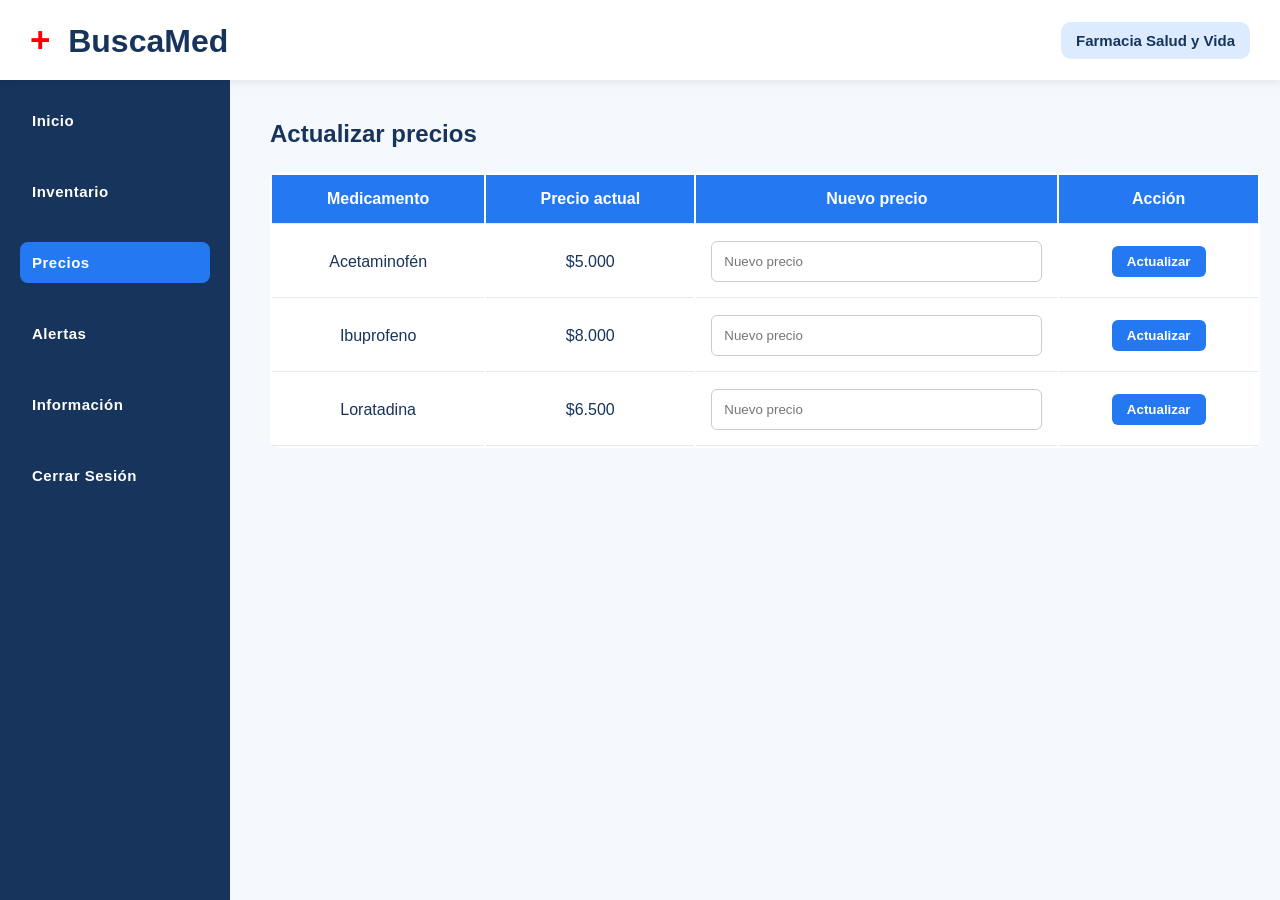
<file: actualizar-precios.html>
<!DOCTYPE html>
<html lang="es">

<head>
    <meta charset="UTF-8">
    <meta name="viewport" content="width=device-width, initial-scale=1.0">
    <link rel="stylesheet" href="actualizar-stock.css">
    <title>Actualizar precios - BuscaMed</title>
</head>

<body>

    <header class="encabezado">
        <h1> <span class="cruz"> + </span> BuscaMed</h1>
        <div class="farmacia">
            <span>Farmacia Salud y Vida</span>
        </div>
    </header>

    <div class="contenedor">
        <nav class="menu">
            <ul>
                <li><a href="farmacia.html">Inicio</a></li>
                <li><a href="actualizar-stock.html">Inventario</a></li>
                <li><a href="actualizar-precios.html" class="activo">Precios</a>
                </li>
                <li><a href="alertas.html">Alertas</a>
                </li>
                <li><a href="informacion-farmacia.html">Información</a></li>
                <li><a href="index.html">Cerrar sesión</a></li>
            </ul>
        </nav>

        <main>
            <h2>Actualizar precios</h2>

            <table>
                <tr>
                    <th>Medicamento</th>
                    <th>Precio actual</th>
                    <th>Nuevo precio</th>
                    <th>Acción</th>
                </tr>

                <tr>
                    <td>Acetaminofén</td>
                    <td>$5.000</td>
                    <td><input type="number" min="1" placeholder="Nuevo precio"></td>
                    <td><button type="button" class="accion">Actualizar</button></td>
                </tr>

                <tr>
                    <td>Ibuprofeno</td>
                    <td>$8.000</td>
                    <td><input type="number" min="1" placeholder="Nuevo precio"></td>
                    <td><button type="button" class="accion">Actualizar</button></td>
                </tr>

                <tr>
                    <td>Loratadina</td>
                    <td>$6.500</td>
                    <td><input type="number" min="1" placeholder="Nuevo precio"></td>
                    <td><button type="button" class="accion">Actualizar</button></td>
                </tr>
            </table>
        </main>

    </div>

</body>

</html>
</file>
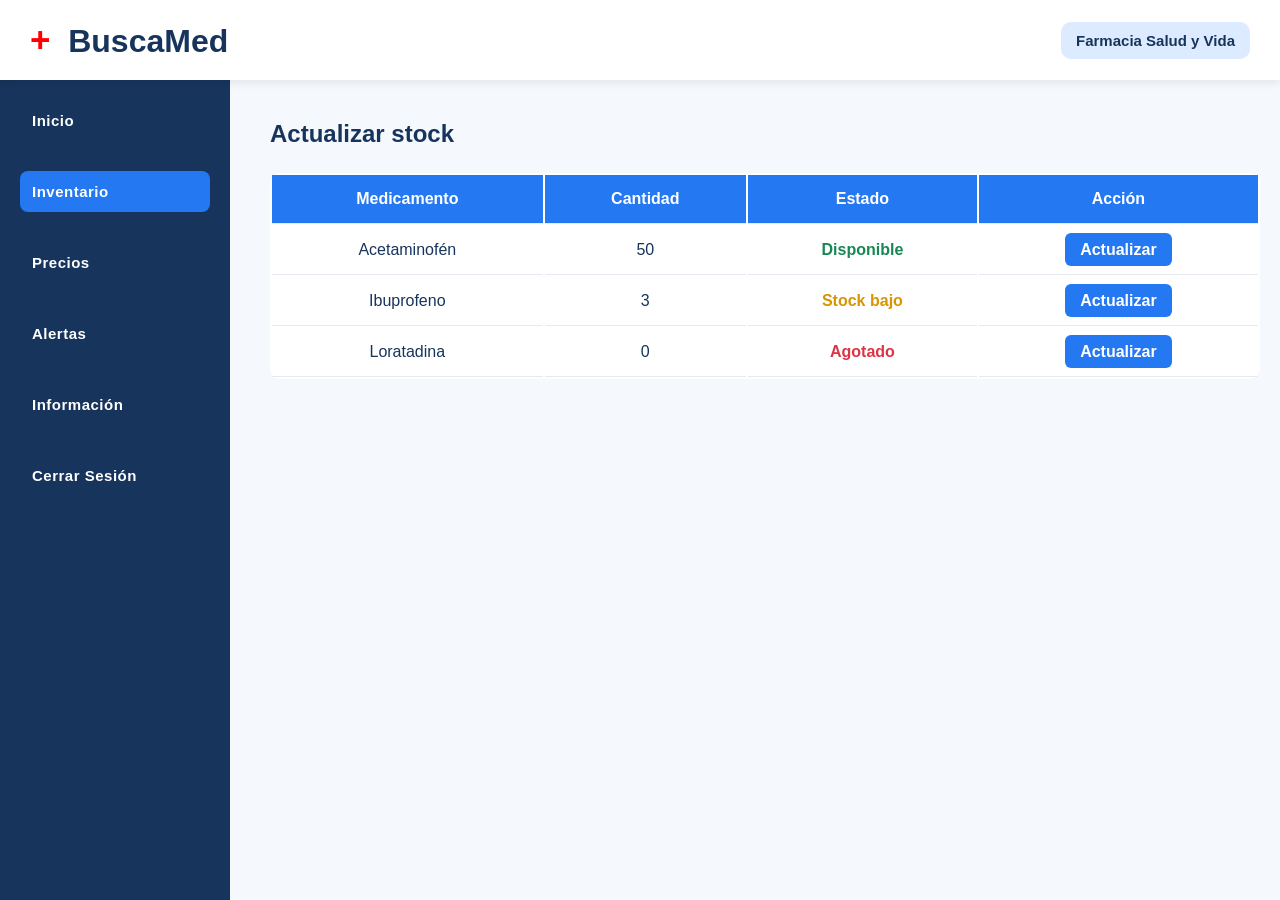
<file: actualizar-stock.html>
<!DOCTYPE html>
<html lang="es">

<head>
    <meta charset="UTF-8">
    <meta name="viewport" content="width=device-width, initial-scale=1.0">
    <link rel="stylesheet" href="actualizar-stock.css">
    <title>Actualizar stock - BuscaMed</title>
</head>

<body>

    <header class="encabezado">
        <h1> <span class="cruz"> + </span> BuscaMed</h1>
        <div class="farmacia">
            <span>Farmacia Salud y Vida</span>
        </div>
    </header>

    <div class="contenedor">
        <nav class="menu">
            <ul>
                <li><a href="farmacia.html">Inicio</a></li>
                <li><a href="actualizar-stock.html" class="activo">Inventario</a></li>
                <li><a href="actualizar-precios.html">Precios</a></li>
                <li><a href="alertas.html">Alertas</a></li>
                <li><a href="informacion-farmacia.html">Información</a></li>
                <li><a href="index.html">Cerrar sesión</a></li>
            </ul>
        </nav>

        <main>
            <h2>Actualizar stock</h2>
            <table>
                <tr>
                    <th>Medicamento</th>
                    <th>Cantidad</th>
                    <th>Estado</th>
                    <th>Acción</th>
                </tr>
                <tr>
                    <td>Acetaminofén</td>
                    <td>50</td>
                    <td class="disponible">Disponible</td>
                    <td><a href="agregar-medicamento.html" class="accion">Actualizar</a>
                    </td>
                </tr>
                <tr>
                    <td>Ibuprofeno</td>
                    <td>3</td>
                    <td class="stock-bajo">Stock bajo</td>
                    <td><a href="agregar-medicamento.html" class="accion">Actualizar</a>
                    </td>
                </tr>
                <tr>
                    <td>Loratadina</td>
                    <td>0</td>
                    <td class="agotado">Agotado</td>
                    <td><a href="agregar-medicamento.html" class="accion">Actualizar</a>
                    </td>
                </tr>
            </table>
        </main>
    </div>
</body>

</html>
</file>
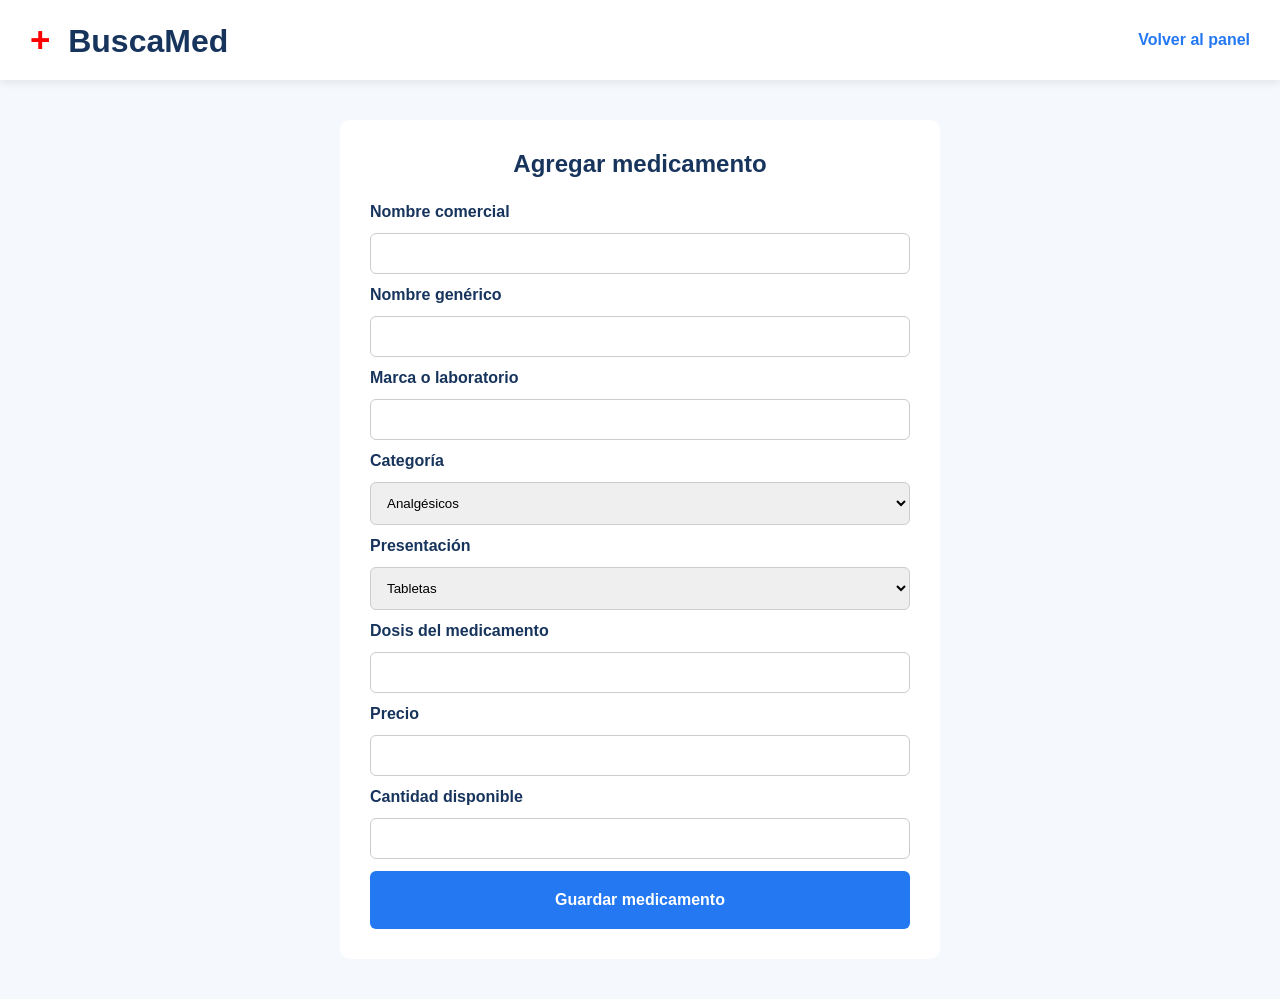
<file: agregar-medicamento.html>
<!DOCTYPE html>
<html lang="es">
<head>
    <meta charset="UTF-8">
    <meta name="viewport" content="width=device-width, initial-scale=1.0">
    <link rel="stylesheet" href="agregar-medicamento.css">
    <title>Agregar medicamento - BuscaMed</title>
</head>
<body>
    
    <header>
        <h1> <span class="cruz"> + </span> BuscaMed</h1>
        <a href="farmacia.html">Volver al panel</a>
    </header>

    <main>
        <h2>Agregar medicamento</h2>
        <form action="">
            <label for="nombre">Nombre comercial</label>
            <input type="text" id="nombre" required>

            <label for="nombre-generico">Nombre genérico</label>
            <input type="text" id="nombre-generico" required>

            
            <label for="laboratorio">Marca o laboratorio</label>
            <input type="text" id="laboratorio" required>

            <label for="categoria">Categoría</label>
            <select name="categoria" id="categoria" required>
                <option value="analgesico">Analgésicos</option>
                <option value="antibioticos">Antibióticos</option>
                <option value="antiinflamatorios">Antiinflamatorios</option>
                <option value="antialérgicos">Antialérgicos</option>
                <option value="otros">Otros</option>
            </select>

            <label for="presentacion">Presentación</label>
            <select name="presentacion" id="presentacion" required>
                <option value="tabletas">Tabletas</option>
                <option value="capsulas">Cápsulas</option>
                <option value="jarabe">Jarabe</option>
                <option value="gotas">Gotas</option>
                <option value="crema">Crema</option>
                <option value="ampollas">Ampollas</option>
            </select>

            <label for="dosis">Dosis del medicamento</label>
            <input type="text" id="dosis" required>

            <label for="precio">Precio</label>
            <input type="number" id="precio" min="1" required>

            <label for="cantidad">Cantidad disponible</label>
            <input type="number" id="cantidad" min="0" required>

            <button type="submit">Guardar medicamento</button>
        </form>

    </main>

</body>
</html>
</file>
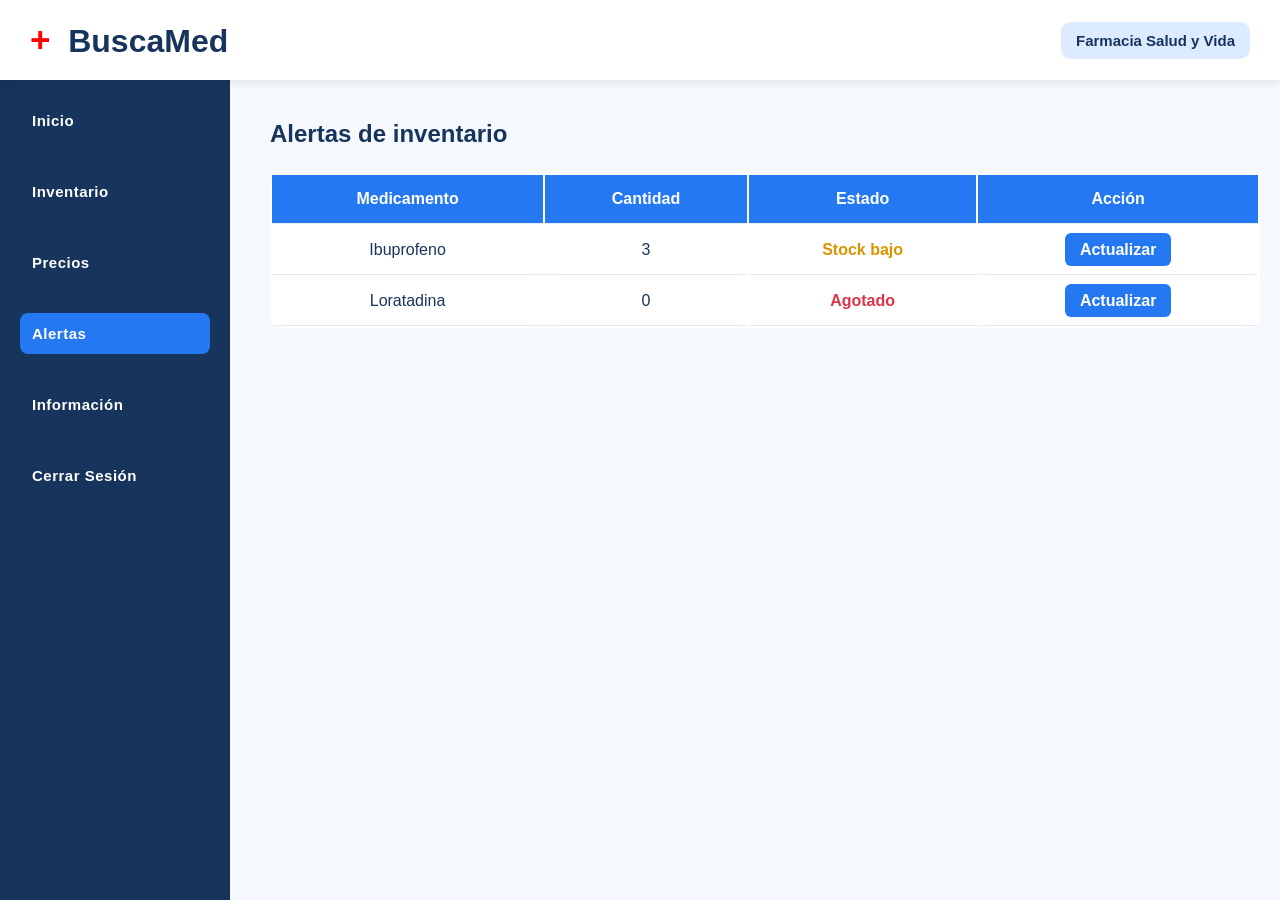
<file: alertas.html>
<!DOCTYPE html>
<html lang="es">

<head>
    <meta charset="UTF-8">
    <meta name="viewport" content="width=device-width, initial-scale=1.0">
    <link rel="stylesheet" href="actualizar-stock.css">
    <title>Alertas - BuscaMed</title>
</head>

<body>

    <header class="encabezado">
        <h1> <span class="cruz"> + </span> BuscaMed</h1>
        <div class="farmacia">
            <span>Farmacia Salud y Vida</span>
        </div>
    </header>

    <div class="contenedor">
        <nav class="menu">
            <ul>
                <li><a href="farmacia.html">Inicio</a></li>
                <li><a href="actualizar-stock.html">Inventario</a></li>
                <li><a href="actualizar-precios.html">Precios</a></li>
                <li><a href="alertas.html" class="activo">Alertas</a></li>
                <li><a href="informacion-farmacia.html">Información</a></li>
                <li><a href="index.html">Cerrar sesión</a></li>
            </ul>
        </nav>

        <main>
            <h2>Alertas de inventario</h2>

            <table>
                <tr>
                    <th>Medicamento</th>
                    <th>Cantidad</th>
                    <th>Estado</th>
                    <th>Acción</th>
                </tr>

                <tr>
                    <td>Ibuprofeno</td>
                    <td>3</td>
                    <td class="stock-bajo">Stock bajo</td>
                    <td><a href="agregar-medicamento.html" class="accion">Actualizar</a></td>
                </tr>

                <tr>
                    <td>Loratadina</td>
                    <td>0</td>
                    <td class="agotado">Agotado</td>
                    <td><a href="agregar-medicamento.html" class="accion">Actualizar</a></td>
                </tr>
            </table>
        </main>

    </div>

</body>

</html>
</file>
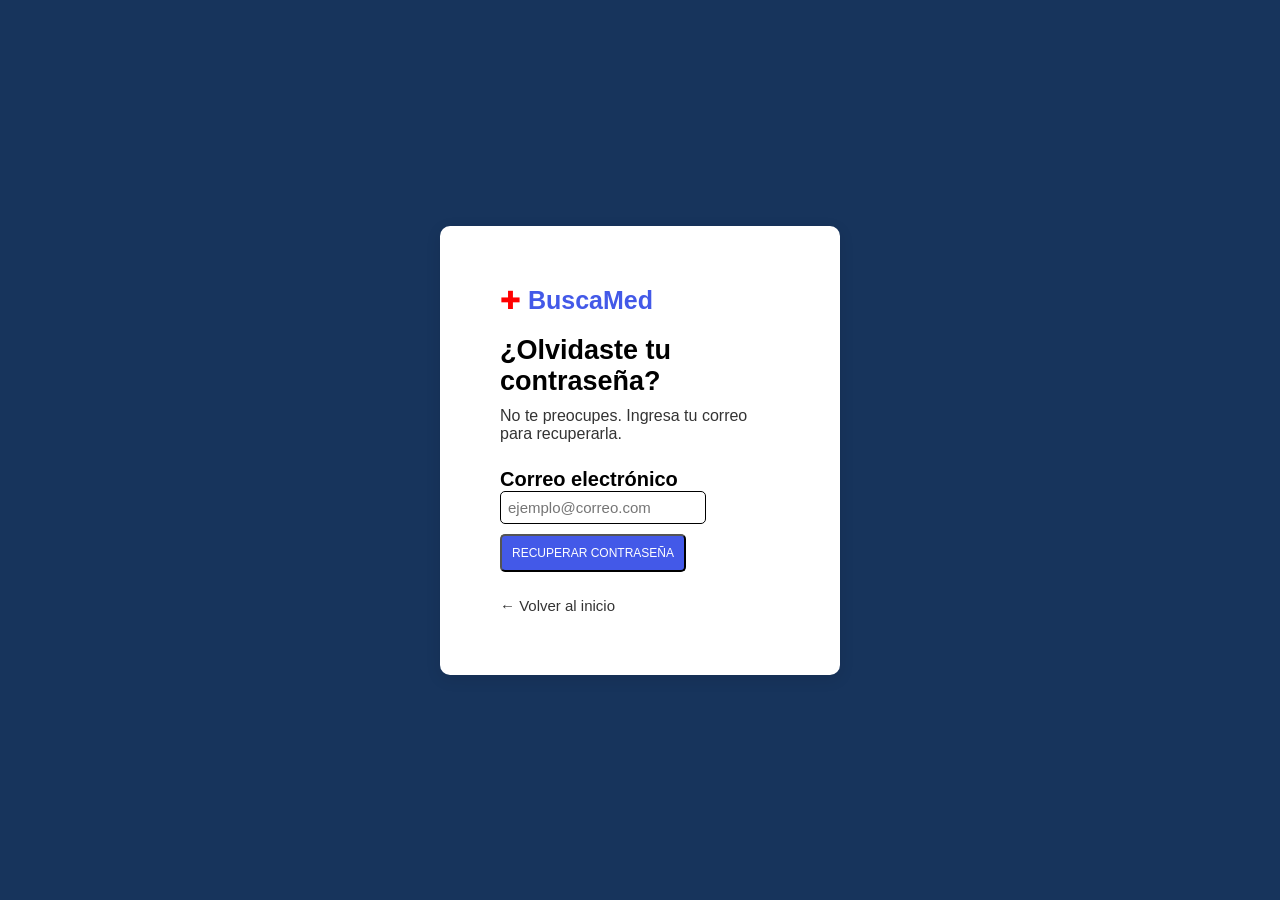
<file: contrasena.html>
<!DOCTYPE html>
<html lang="en">
<head>
    <meta charset="UTF-8">
    <meta name="viewport" content="width=device-width, initial-scale=1.0">
    <link rel="stylesheet" href="contrasena.css">
    <title>recuperacion de contraseña</title>
</head>
<body>
    <main class="contenedor">
        <span class="logo"> ✚ </span> <span class="nombre-sitio"> BuscaMed </span>  
        <section>
            <h1>¿Olvidaste tu contraseña?</h1>
            <P>
                No te preocupes. Ingresa tu correo para recuperarla.
            </P>
            <form action="" onsubmit="alert('Para continuar revisa tu correo electrónico'); this.reset(); return false;" 
                method="post">
                <label for="c-electronico" class="correo">Correo electrónico</label>
                <input type="email" id="c-electronico" placeholder="ejemplo@correo.com" required>
                <button class="enviar" type="submit"> RECUPERAR CONTRASEÑA </button>
            </form>
            
            <a href="index.html" class="Volver"> ← Volver al inicio </a> <!-- Enlace para volver a la página de inicio -->
            
        </section>
    </main>
</body>
</html>
</file>
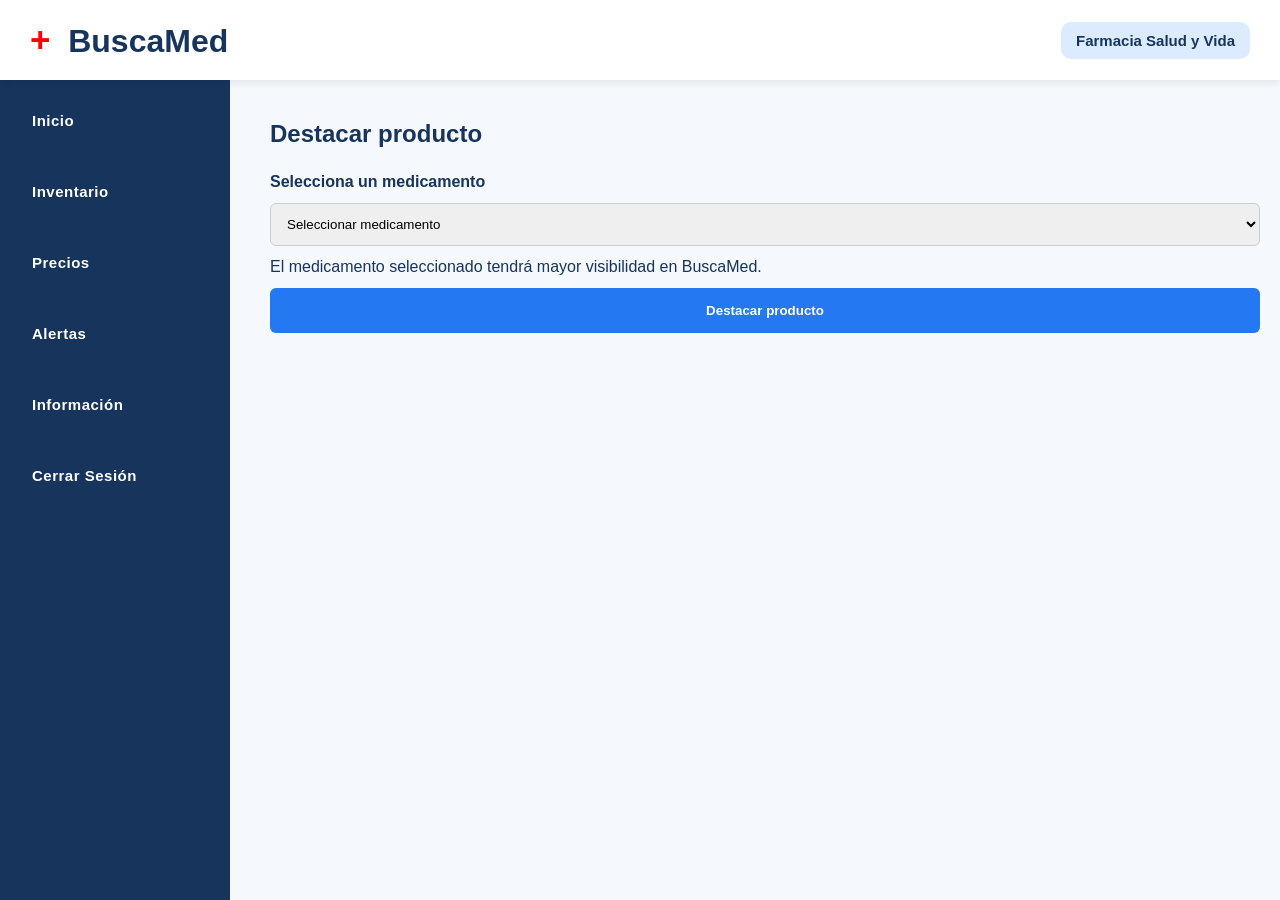
<file: destacar-producto.html>
<!DOCTYPE html>
<html lang="es">

<head>
    <meta charset="UTF-8">
    <meta name="viewport" content="width=device-width, initial-scale=1.0">
    <link rel="stylesheet" href="actualizar-stock.css">
    <title>Destacar producto - BuscaMed</title>
</head>

<body>

    <header class="encabezado">
        <h1> <span class="cruz"> + </span> BuscaMed</h1>
        <div class="farmacia">
            <span>Farmacia Salud y Vida</span>
        </div>
    </header>

    <div class="contenedor">
        <nav class="menu">
            <ul>
                <li><a href="farmacia.html">Inicio</a></li>
                <li><a href="actualizar-stock.html">Inventario</a></li>
                <li><a href="actualizar-precios.html">Precios</a></li>
                <li><a href="alertas.html">Alertas</a></li>
                <li><a href="informacion-farmacia.html">Información</a></li>
                <li><a href="index.html">Cerrar sesión</a></li>
            </ul>
        </nav>

        <main>
            <h2>Destacar producto</h2>

            <form>
                <label for="medicamento">Selecciona un medicamento</label>

                <select id="medicamento">
                    <option value="">Seleccionar medicamento</option>
                    <option value="acetaminofen">Acetaminofén</option>
                    <option value="ibuprofeno">Ibuprofeno</option>
                    <option value="loratadina">Loratadina</option>
                </select>

                <p>El medicamento seleccionado tendrá mayor visibilidad en BuscaMed.</p>

                <button type="submit">Destacar producto</button>
            </form>
        </main>

    </div>

</body>

</html>
</file>
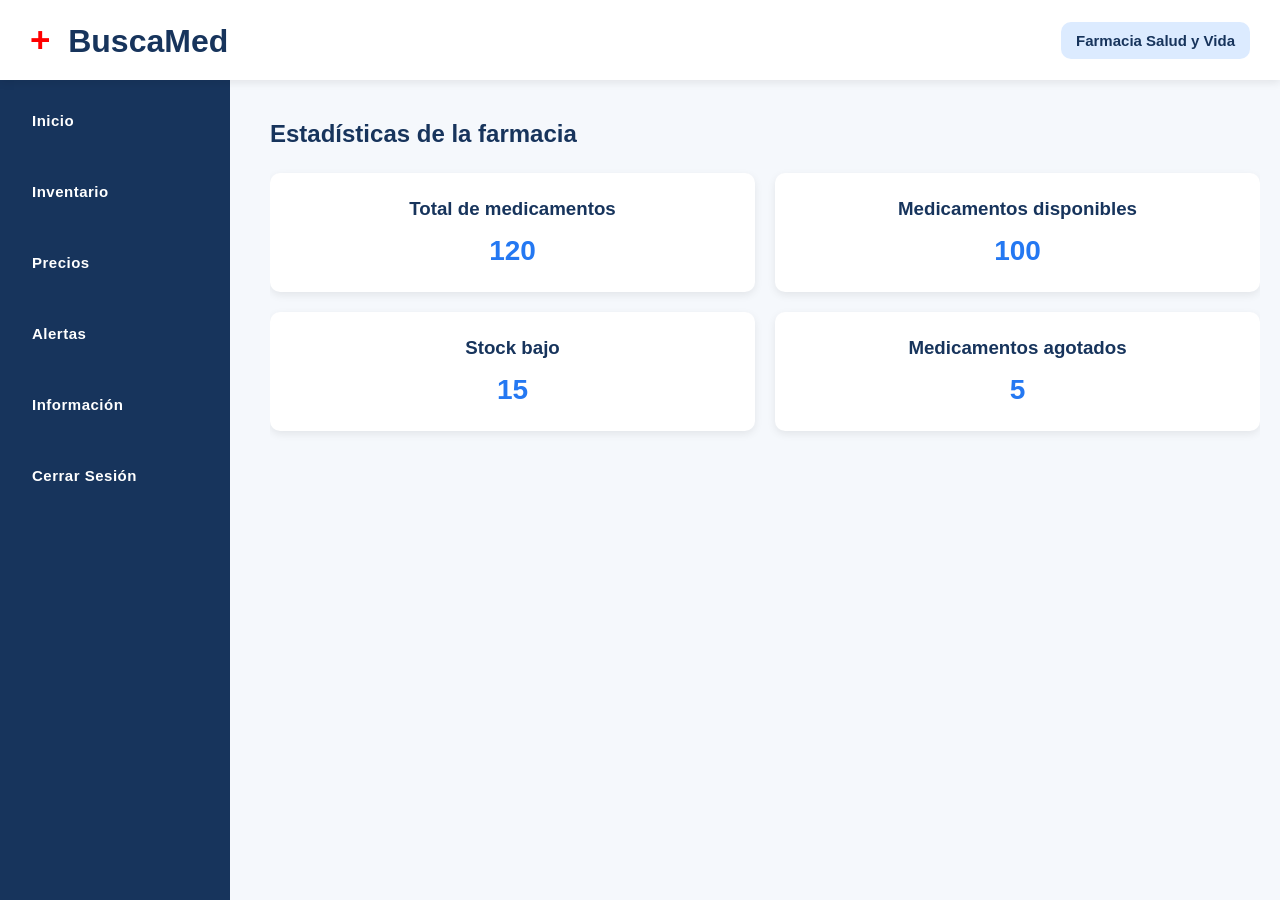
<file: estadisticas.html>
<!DOCTYPE html>
<html lang="es">

<head>
    <meta charset="UTF-8">
    <meta name="viewport" content="width=device-width, initial-scale=1.0">
    <link rel="stylesheet" href="actualizar-stock.css">
    <title>informacion de farmacia - BuscaMed</title>
</head>

<body>

    <header class="encabezado">
        <h1> <span class="cruz"> + </span> BuscaMed</h1>
        <div class="farmacia">
            <span>Farmacia Salud y Vida</span>
        </div>
    </header>

    <div class="contenedor">
        <nav class="menu">
            <ul>
                <li><a href="farmacia.html">Inicio</a></li>
                <li><a href="actualizar-stock.html">Inventario</a></li>
                <li><a href="actualizar-precios.html">Precios</a></li>
                <li><a href="alertas.html">Alertas</a></li>
                <li><a href="informacion-farmacia.html">Información</a></li>
                <li><a href="index.html">Cerrar sesión</a></li>
            </ul>
        </nav>

        <main>
            <h2>Estadísticas de la farmacia</h2>

            <section class="estadisticas">
                <article>
                    <h3>Total de medicamentos</h3>
                    <p>120</p>
                </article>

                <article>
                    <h3>Medicamentos disponibles</h3>
                    <p>100</p>
                </article>

                <article>
                    <h3>Stock bajo</h3>
                    <p>15</p>
                </article>

                <article>
                    <h3>Medicamentos agotados</h3>
                    <p>5</p>
                </article>
            </section>
        </main>

    </div>

</body>

</html>
</file>
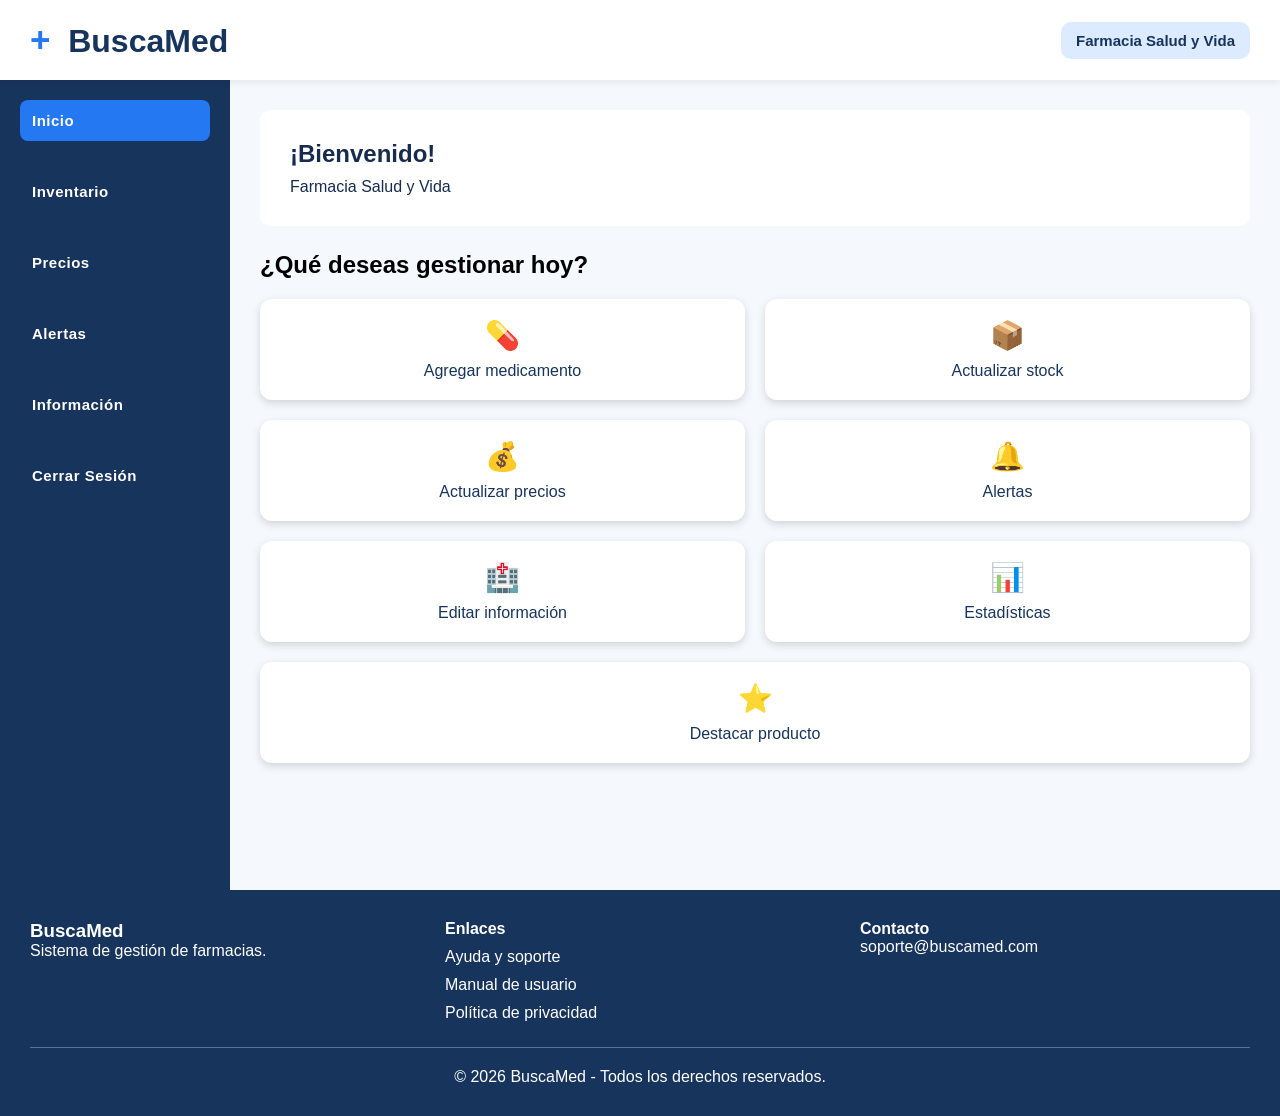
<file: farmacia.html>
<!DOCTYPE html>
<html lang="es">
<head>
    <meta charset="UTF-8">
    <meta name="viewport" content="width=device-width, initial-scale=1.0">
    <link rel="stylesheet" href="farmacia.css">
    <title>Panel de famracia - BuscaMed</title>
</head>
<body>
    <header class="encabezado">
        <h1> <span class="cruz"> + </span> BuscaMed </h1>
        <div class="farmacia">
            <span>Farmacia Salud y Vida</span>
        </div> 
    </header>

    <div class="contenedor">
        <nav class="menu">
            <ul>
                <li><a href="#" class="activo">Inicio</a></li>
                <li><a href="actualizar-stock.html">Inventario</a></li>
                <li><a href="actualizar-precios.html">Precios</a></li>
                <li><a href="alertas.html">Alertas</a></li>
                <li><a href="informacion-farmacia.html">Información</a></li>
                <li><a href="index.html">Cerrar sesión</a></li>
            </ul>
        </nav>

        <main>
            <section class="saludo">
                <h2>¡Bienvenido!</h2>
                <p>Farmacia Salud y Vida</p>
            </section>

            <section class="gestiones">
                <h2>¿Qué deseas gestionar hoy?</h2>
                <a href="agregar-medicamento.html" class="boton">
                    <span>💊</span> Agregar medicamento
                </a>
                <a href="actualizar-stock.html" class="boton">
                    <span>📦</span> Actualizar stock
                </a>
                <a href="actualizar-precios.html" class="boton">
                    <span>💰</span> Actualizar precios
                </a>
                <a href="alertas.html" class="boton">
                    <span>🔔</span> Alertas
                </a>
                <a href="informacion-farmacia.html" class="boton">
                    <span>🏥</span> Editar información
                </a>
                <a href="estadisticas.html" class="boton">
                    <span>📊</span> Estadísticas
                </a>
                
                <a href="destacar-producto.html" class="boton" id="destacar">
                    <span>⭐</span> Destacar producto
                </a>
            </section>
        </main>
    </div>
    
    <footer class="footer">
    <section class="footer-info">
        <h3>BuscaMed</h3>
        <p>Sistema de gestión de farmacias.</p>
    </section>

    <section class="footer-links">
        <h4>Enlaces</h4>
        <a href="#">Ayuda y soporte</a>
        <a href="#">Manual de usuario</a>
        <a href="#">Política de privacidad</a>
    </section>

    <section class="footer-contact">
        <h4>Contacto</h4>
        <p>soporte@buscamed.com</p>
    </section>

    <div class="footer-bottom">
        <p>© 2026 BuscaMed - Todos los derechos reservados.</p>
    </div>
</footer>
    
</body>
</html>
</file>
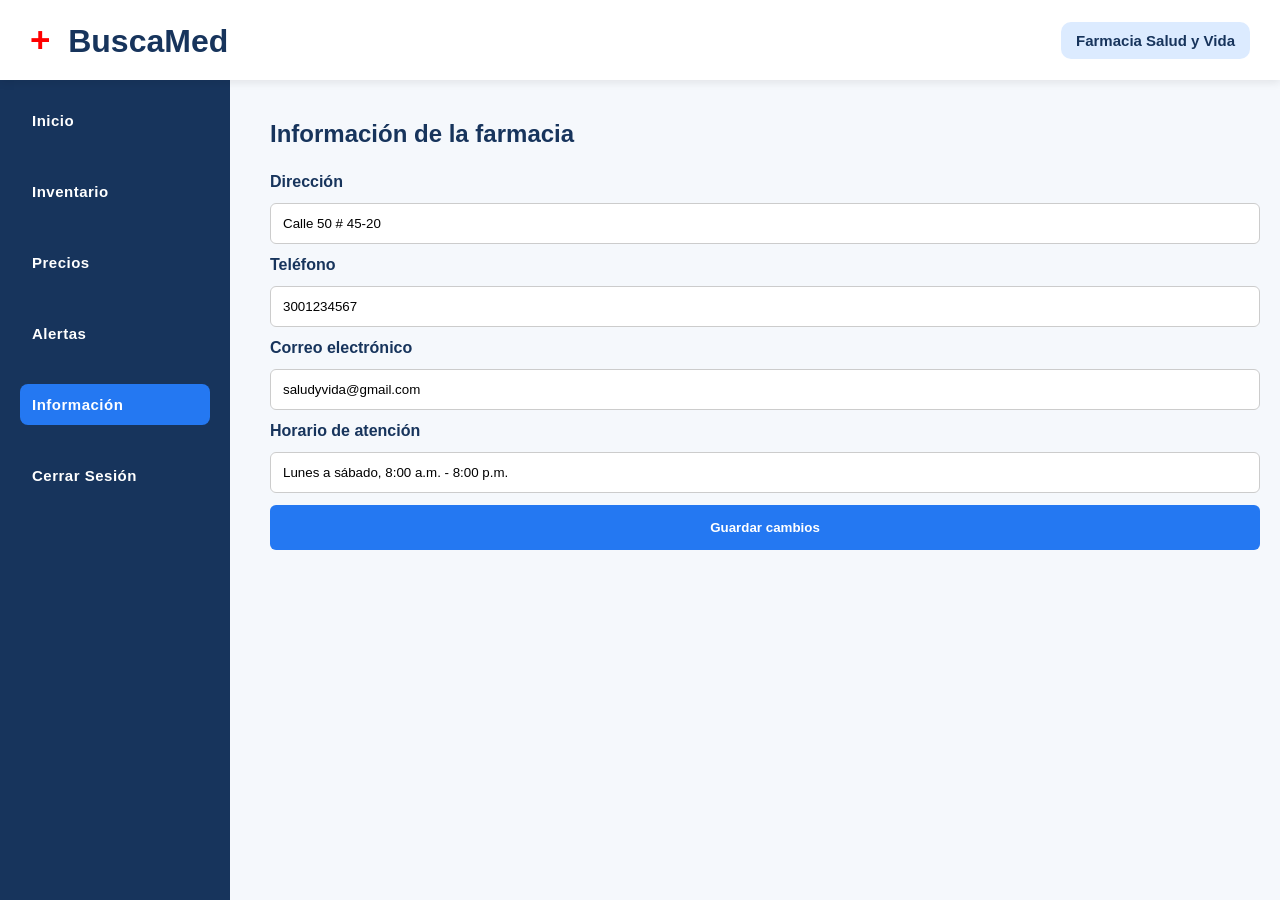
<file: informacion-farmacia.html>
<!DOCTYPE html>
<html lang="es">

<head>
    <meta charset="UTF-8">
    <meta name="viewport" content="width=device-width, initial-scale=1.0">
    <link rel="stylesheet" href="actualizar-stock.css">
    <title>informacion de farmacia - BuscaMed</title>
</head>

<body>

    <header class="encabezado">
        <h1> <span class="cruz"> + </span> BuscaMed</h1>
        <div class="farmacia">
            <span>Farmacia Salud y Vida</span>
        </div>
    </header>

    <div class="contenedor">
        <nav class="menu">
            <ul>
                <li><a href="farmacia.html">Inicio</a></li>
                <li><a href="actualizar-stock.html">Inventario</a></li>
                <li><a href="actualizar-precios.html">Precios</a></li>
                <li><a href="alertas.html">Alertas</a>
                </li>
                <li><a href="informacion-farmacia.html" class="activo">Información</a>
                </li>
                <li><a href="index.html">Cerrar sesión</a></li>
            </ul>
        </nav>

        <main>
            <h2>Información de la farmacia</h2>

            <form>
                <label for="direccion">Dirección</label>
                <input type="text" id="direccion" value="Calle 50 # 45-20">

                <label for="telefono">Teléfono</label>
                <input type="tel" id="telefono" value="3001234567">

                <label for="correo">Correo electrónico</label>
                <input type="email" id="correo" value="saludyvida@gmail.com">

                <label for="horario">Horario de atención</label>
                <input type="text" id="horario" value="Lunes a sábado, 8:00 a.m. - 8:00 p.m.">

                <button type="submit">Guardar cambios</button>
            </form>
        </main>

    </div>

</body>

</html>
</file>
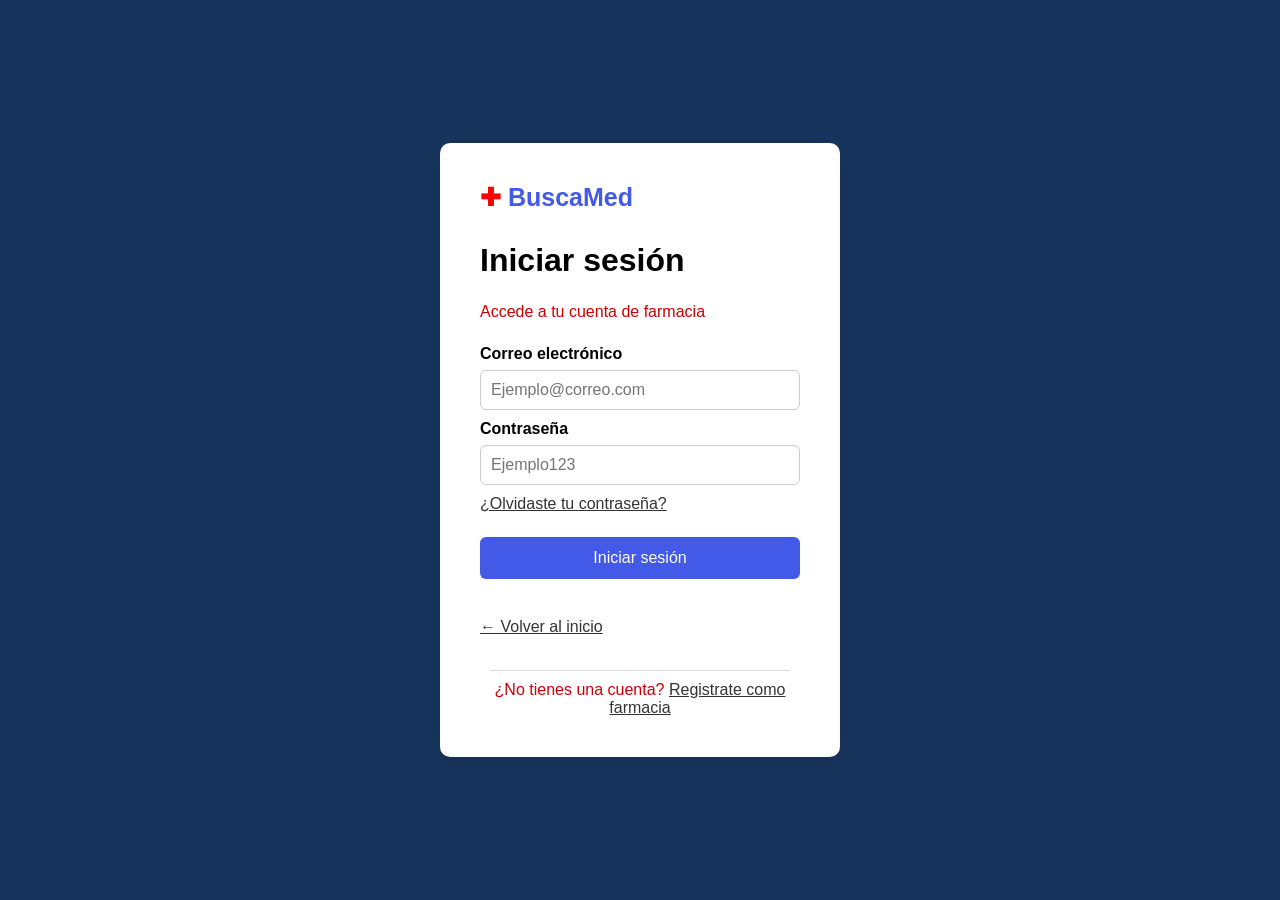
<file: inicio.html>
<!DOCTYPE html>
<html lang="en">
<head>
    <meta charset="UTF-8">
    <meta name="viewport" content="width=device-width, initial-scale=1.0"> <!-- /* establece la codificación de caracteres y la configuración de la ventana gráfica para dispositivos móviles */ -->
    <title>BuscaMed</title>
    <link rel="stylesheet" href="style.css">
</head>
<body>
    
 <div class="contenedor"> <!--/* crea un contenedor principal para el contenido de la página */ -->
    <div class="logo">
         <span class="rojo">✚</span> BuscaMed
    </div>
    <h1> Iniciar sesión</h1>
    <p> Accede a tu cuenta de farmacia </p> <!--/* crea un párrafo que indica a los usuarios que pueden acceder a su cuenta de farmacia */-->

    <form class="forma">

       <label> Correo electrónico</label> <!--/* crea un campo de entrada para el correo electrónico del usuario con un marcador de posición y lo hace obligatorio */-->
        <input type="email" placeholder="Ejemplo@correo.com" required >

       <label>Contraseña</label> <!--/* crea un campo de entrada para la contraseña del usuario con un marcador de posición y lo hace obligatorio */-->
        <input type="password" placeholder="Ejemplo123" required>

        <a href="contrasena.html">¿Olvidaste tu contraseña?</a>

        <a href="farmacia.html" class="boton_inicio">Iniciar sesión</a> <!--/* crea un botón de envío para el formulario con el texto "Iniciar sesión" */-->

        <a href="index.html" class="volver"> ← Volver al inicio </a>

    </form>

    <hr> <!--/* crea una línea horizontal para separar visualmente el formulario de inicio de sesión del enlace de registro */-->

    <p class="registro">¿No tienes una cuenta? <a href="registro.html">Registrate como farmacia</a> <!--/* crea un párrafo con un enlace para los usuarios que no tienen una cuenta, invitándolos a registrarse como farmacia */-->
    </p>

 </div>

</body>
</html>
</file>
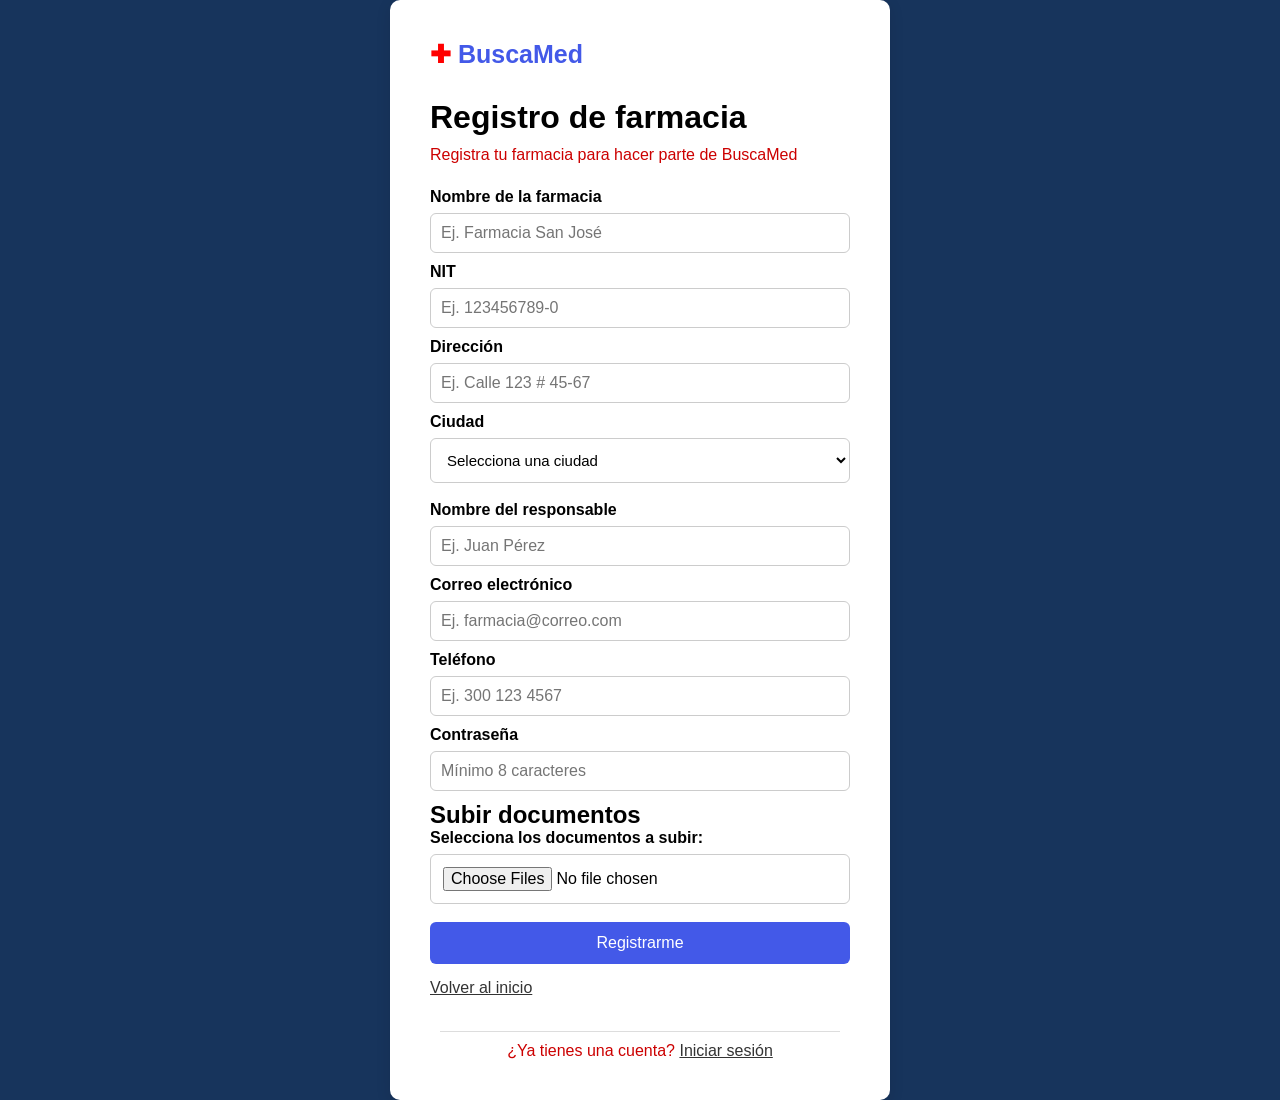
<file: registro.html>
<!DOCTYPE html>
<html lang="es">
<head>
    <meta charset="UTF-8">
    <meta name="viewport" content="width=device-width, initial-scale=1.0">
    <title>Registrar farmacia | BuscaMed</title>
    <link rel="stylesheet" href="style.css">
</head>
<body>
    <main class="contenedor registro-contenedor">
        <div class="logo"><span class="rojo" aria-hidden="true">✚</span> BuscaMed</div>

        <h1>Registro de farmacia</h1>
        <p>Registra tu farmacia para hacer parte de BuscaMed</p>

        <form action="#" method="post">
            <label for="farmacia">Nombre de la farmacia</label>
            <input type="text" id="farmacia" name="farmacia" placeholder="Ej. Farmacia San José" required>

            <label for="nit">NIT</label>
            <input type="text" id="nit" name="nit" placeholder="Ej. 123456789-0" pattern="[0-9]{8,10}-?[0-9]" title="Ejemplo: 123456789-0" required>

            <label for="direccion">Dirección</label>
            <input type="text" id="direccion" name="direccion" placeholder="Ej. Calle 123 # 45-67" autocomplete="street-address" required>

            <label for="ciudad">Ciudad</label>
            <select id="ciudad" name="ciudad" required>
                <option value="">Selecciona una ciudad</option>
                <option>Medellín</option>
                <option>Bogotá</option>
                <option>Cali</option>
                <option>Barranquilla</option>
                <option>Cartagena</option>
            </select>

            <label for="responsable">Nombre del responsable</label>
            <input type="text" id="responsable" name="responsable" placeholder="Ej. Juan Pérez" autocomplete="name" required>

            <label for="correo">Correo electrónico</label>
            <input type="email" id="correo" name="correo" placeholder="Ej. farmacia@correo.com" autocomplete="email" required>

            <label for="telefono">Teléfono</label>
            <input type="tel" id="telefono" name="telefono" placeholder="Ej. 300 123 4567" autocomplete="tel" required>

            <label for="clave">Contraseña</label>
            <input type="password" id="clave" name="clave" placeholder="Mínimo 8 caracteres" minlength="8" autocomplete="new-password" required>
              <h2>Subir documentos</h2>
               <label for="archivo">Selecciona los documentos a subir:</label>
               <input type="file" id="archivo" name="archivos[]" multiple required>
               
            <button type="submit">Registrarme</button>
            <a href="index.html" class="volver">Volver al inicio</a>
        </form>
        <hr>
        <p class="registro">¿Ya tienes una cuenta? <a href="inicio.html">Iniciar sesión</a></p>
    </main>
</body>
</html>
</file>
<file: actualizar-stock.css>
* {
    margin: 0;
    padding: 0;
    box-sizing: border-box;
}

body {
    font-family: Arial, Helvetica, sans-serif;
    background-color: #F5F8FC;
    color: #17345C;
}

.encabezado {
    display: flex;
    justify-content: space-between;
    align-items: center;
    background-color: #ffffff;
    padding: 20px 30px;
    box-shadow: 0 3px 8px rgb(0, 0, 0, 0.08);
    position: sticky;
    top: 0;
}

.farmacia {
    color: #17345C;
    font-size: 15px;
    font-weight: bold;
    background-color: #DCEBFF;
    border-radius: 10px;
    padding: 10px 15px;
}

h1{
    color: #17345C;
}

.cruz{
    color: red;
    font-size: 35px;
    margin-right: 8px;
}

.contenedor {
    display: flex;
    gap: 20px;
}

.menu {
    width: 230px;
    min-width: 230px;
    min-height: calc(100vh - 80px);
    padding: 20px;
    background-color: #17345C;
}

.menu ul {
    display: flex;
    flex-direction: column;
    gap: 15px;
    list-style: none;
}

.menu li {
    margin-bottom: 15px;
}

.menu a {
    text-decoration: none;
    color: #ffffff;
    display: block;
    padding: 12px;
    transition: background-color 0.3s ease;
    font-size: 15px;
    font-weight: bold;
    text-transform: capitalize;
    letter-spacing: 0.5px;
}

.menu a:hover {
    background-color: #2478F2;
    border-radius: 8px;
}
.menu a.activo {
    background-color: #2478F2;
    color: white;
    border-radius: 8px;
}

table {
    width: 100%;
    background-color: white;
    border-radius: 10px;
}

th, td {
    padding: 15px;
    text-align: center;
    border-bottom: 1px solid #E5EAF0;
}

main {
    margin: 40px 20px;
    overflow-x: auto;
    flex: 1;
}

main h2 {
    margin-bottom: 25px;
}

th {
    background-color: #2478F2;
    color: white;
    font-weight: bold;
}

tr:hover {
    background-color: #F0F6FF;
}

.disponible {
    color: #198754;
    font-weight: bold;
}

.stock-bajo {
    color: #D99500;
    font-weight: bold;
}

.agotado {
    color: #DC3545;
    font-weight: bold;
}

.accion {
    text-decoration: none;
    background-color: #2478F2;
    color: white;
    padding: 8px 15px;
    border-radius: 6px;
    font-weight: bold;
}

.accion:hover {
    background-color: #155BC0;
}

@media (max-width: 768px) {
    .encabezado {
        flex-direction: column;
        gap: 15px;
    }
}

@media (max-width: 768px) {
    .contenedor {
        flex-direction: column;
    }

    .menu {
        width: 100%;
        min-width: 0;
        min-height: auto;
    }

    .menu ul {
        flex-direction: row;
        flex-wrap: wrap;
        justify-content: center;
    }

    main {
        width: 95%;
        margin: 20px auto;
    }
}

/* se reutiliza el css para actualizar precio y esto es nuevo */

td input {
    width: 120px;
    padding: 8px;
    border: 1px solid #ccc;
    border-radius: 6px;
}

/* se reutiliza el css para informacion de la farmacia esto es nuevo */

main form {
    display: flex;
    flex-direction: column;
    gap: 12px;
}

main input {
    width: 100%;
    padding: 12px;
    border: 1px solid #ccc;
    border-radius: 6px;
}

main label {
    font-weight: bold;
}

main button {
    padding: 15px;
    background-color: #2478F2;
    color: white;
    border: none;
    border-radius: 6px;
    font-weight: bold;
    cursor: pointer;
}

/* se reutiliza el css para estadisticas esto es nuevo */


.estadisticas {
    display: grid;
    grid-template-columns: repeat(2, 1fr);
    gap: 20px;
}

.estadisticas article {
    background-color: white;
    padding: 25px;
    border-radius: 10px;
    text-align: center;
    box-shadow: 0 3px 8px rgb(0, 0, 0, 0.08);
}

.estadisticas p {
    font-size: 28px;
    font-weight: bold;
    color: #2478F2;
    margin-top: 15px;
}

/* se reutiliza el css para destacar producto esto es nuevo */


main select {
    width: 100%;
    padding: 12px;
    border: 1px solid #ccc;
    border-radius: 6px;
}
</file>
<file: agregar-medicamento.css>
* {
    margin: 0;
    padding: 0;
    box-sizing: border-box;
}

body {
    font-family: Arial, Helvetica, sans-serif;
    background-color: #F5F8FC;
    color: #17345C;
}

.cruz{
    color: red;
    font-size: 35px;
    margin-right: 8px;
}

header {
    display: flex;
    justify-content: space-between;
    align-items: center;
    background-color: #ffffff;
    padding: 20px 30px;
    box-shadow: 0 3px 8px rgb(0, 0, 0, 0.08);
    position: sticky;
    top: 0;
}

header a {
    text-decoration: none;
    color: #2478F2;
    font-weight: bold;
    transition: transform 0.3s ease;
}

header a:hover{
    transform: translateY(-2px);
}

main {
    width: 90%;
    max-width: 600px;
    margin: 40px auto;
    background-color: white;
    padding: 30px;
    border-radius: 10px;
}

input, select {
    width: 100%;
    padding: 12px;
    border: 1px solid #ccc;
    border-radius: 6px;
}

label {
    display: block;
    font-weight: bold;
}

button {
    width: 100%;
    padding: 20px;
    background-color: #2478F2;
    color: white;
    border: none;
    border-radius: 6px;
    cursor: pointer;
    transition: background-color 0.3s ease, transform 0.3s ease, box-shadow 0.3s ease;
    font-size: 16px;
    font-weight: bold;
}

button:hover {
    background-color: #155BC0;
    transform: translateY(-2px);
    box-shadow: 0 4px 10px rgba(0, 0, 0, 0.2);
}

h2 {
    text-align: center;
    margin-bottom: 25px;
    color: #17345C;
}

input:focus,
select:focus {
    outline: none;
    border-color: #2478F2;
    box-shadow: 0 0 5px rgba(36, 120, 242, 0.3);
}

form {
    display: flex;
    flex-direction: column;
    gap: 12px;
}
</file>
<file: contrasena.css>
*{
    padding: 0;
    margin: 0;
    box-sizing: border-box;
}

body {
    font-family: Arial, sans-serif;
    background-color: #17345C;
    display:flex;
    justify-content: center;
    align-items: center;
    min-height: 100vh;
}

.contenedor{
    background-color: white;
    width: 400px;
    padding: 60px;
    border-radius: 10px;
    box-shadow: 0 4px 15px rgba(0, 0, 0, 0.1) ;
}

.logo{
    color: red;
    font-size: 25px;
}

.nombre-sitio{
    font-size: 25px;
    color: #4359e8;
    font-weight: bold;
}

h1{
    font-size: 27px;
    margin-top: 20px;
    margin-bottom: 10px
}

p{
    margin-bottom: 25px;
    color: #333;
}

.registro{
    display: flex;
    flex-direction: column;
}

.correo{
    font-size: 20px;
    margin-top: 5px;
    margin-bottom: 10px;
    font-weight: bold;
}

#c-electronico{
    padding: 7px;
    border: 1px solid ;
    border-radius: 5px;
    font-size: 15px;
}

.enviar{
    background-color: #4359e8;
    color: white;
    padding: 10px;
    border-radius: 5px;
    font-size: 12px;
    margin-top: 10px;
    margin-bottom: 25px;
    cursor: pointer;
}

button:hover{
    background-color: #555;
}

a{
    color: #333;
    font-size: 15px;
    text-decoration: none;
}
</file>
<file: farmacia.css>
*{
    margin: 0;
    padding: 0;
    box-sizing: border-box;
}

body{
    font-family: Arial, Helvetica, sans-serif;
}

.encabezado {
    display: flex;
    justify-content: space-between;
    align-items: center;
    background-color: #ffffff;
    padding: 20px 30px;
    box-shadow: 0 2px 8px rgba(0, 0, 0, 0.08);
    position: sticky;
    top: 0;
}

.farmacia {
    color: #17345C;
    font-size: 15px;
    font-weight: bold;
    background-color: #DCEBFF;
    border-radius: 10px;
    padding: 10px 15px;
}

h1{
    color: #17345C;
}
.cruz{
    color: #2478F2;
    font-size: 35px;
    margin-right: 8px;
}
.contenedor{
    display: flex;
    background-color: #F5F8FC;
    min-height: 90vh;
}

.menu {
    width: 230px;
    min-width: 230px;
    padding: 20px;
    background-color: #17345C;
}

.menu ul {
    list-style: none;
}

.menu li {
    margin-bottom: 30px;
}

.menu a {
    text-decoration: none;
    color: #ffffff;
    display: block;
    padding: 12px;
    transition: background-color 0.3s ease;
    font-size: 15px;
    font-weight: bold;
    text-transform: capitalize;
    letter-spacing: 0.5px;
}

.menu a:hover {
    background-color: #2478F2;
    border-radius: 8px;
}

.menu a.activo {
    background-color: #2478F2;
    color: white;
    border-radius: 8px;
}

main {
    flex: 1;
    padding: 30px;
}

.saludo{
    background-color: #ffffff;
    color: #172B4D;
    padding: 30px;
    border-radius: 10px;
    margin-bottom: 25px;
}

.saludo p {
    margin-top: 10px;
}

.gestiones {
    display: grid;
    grid-template-columns: repeat(2, 1fr);
    gap: 20px;
}

.gestiones h2 {
    grid-column: 1 / -1;
}

#destacar{
    grid-column: 1 / -1;
}

.gestiones .boton {
    display: flex;
    justify-content: center;
    align-items: center;
    flex-direction: column;
    gap: 10px;
    background-color: #ffffff;
    color: #17345C;
    padding: 20px;
    border: none;
    border-radius: 12px;
    min-height: 100px;
    cursor: pointer;
    font-size: 16px;
    box-shadow: 0 3px 8px rgba(0, 0, 0, 0.15);
    transition: 0.3s;
    text-decoration: none;
}

.gestiones .boton:hover {
    background-color: #2478F2;
    color: #ffffff;
    transform: translateY(-3px);
}

.gestiones .boton span {
    font-size: 28px;
}

@media (max-width: 768px) {
    .encabezado {
        flex-direction: column;
        gap: 15px;
    }
}

@media (max-width: 768px) {

    .gestiones {
        grid-template-columns: 1fr;
    }

}

@media (max-width: 768px) {
    .menu {
        width: 100%;
        min-width: 0;
    }

    .contenedor {
        flex-direction: column;
    }
}

@media (max-width: 768px){
    .menu{
        text-align: center;
    }
}

@media (max-width: 768px){
    .menu a {
        font-size: 14px;
    }
}

@media (max-width: 769px){
    .menu ul{
        display: flex;
        flex-direction: row;
        justify-content: center;
        flex-wrap: wrap;
        gap: 10px;
    }
}



.footer {
    background-color: #17345C;
    color: white;
    padding: 30px;
    display: grid;
    grid-template-columns: repeat(3, 1fr);
    gap: 25px;
}

.footer a {
    color: white;
    display: block;
    margin-top: 10px;
    text-decoration: none;
}

.footer a:hover {
    color: #8DBBFF;
}

.footer-bottom {
    grid-column: 1 / -1;
    text-align: center;
    border-top: 1px solid #52749B;
    padding-top: 20px;
}

@media (max-width: 768px) {
    .footer {
        grid-template-columns: 1fr;
        text-align: center;
    }
}
</file>
<file: style.css>
* {
    margin: 0; /* elimina el margen por defecto de todos los elementos */
    padding: 0; /* elimina el padding por defecto de todos los elementos */
    box-sizing: border-box; /* asegura que el padding y el borde se incluyan en el ancho y alto de los elementos */
}

body {
    font-family: Arial, sans-serif; /* establece la fuente del texto a Arial con una fuente de respaldo sans-serif */
    background-color:#17345C; /* establece el color de fondo del cuerpo a un tono azul muy oscuro */
    display: flex; /* utiliza flexbox para alinear los elementos dentro del cuerpo */
    justify-content: center; /* centra el contenido horizontalmente dentro del cuerpo */
    align-items: center; /* centra el contenido verticalmente dentro del cuerpo */
    min-height: 100vh; /* asegura que el cuerpo tenga al menos la altura completa de la ventana del navegador */
}
.rojo {
  color: red; /* Cambia el color del texto a rojo*/
}
.boton_inicio {
    display: block;
    background-color: #4359e8; /* Cambia el color de fondo del botón a un tono azul */
    color: white;
    padding: 12px; /* Cambia el color del texto del botón a blanco */
    border-radius: 6px; /* Agrega bordes redondeados al botón */
    font-size: 1rem; /* Cambia el tamaño de la fuente del botón a 1rem */
    cursor: pointer; /* Cambia el cursor a una mano al pasar sobre el botón */
    text-decoration: none;
    text-align: center;
    transition: background-color 0.3s;
}

.boton_inicio:hover{
    background-color: #17345C;
}

.registro-contenedor button {
    background-color: #4359e8; /* Cambia el color de fondo del botón a un tono azul */
    color: white; /* Cambia el color del texto del botón a blanco */
    padding: 12px; /* Cambia el tamaño del relleno del botón a 12 píxeles */
    border: none; /* Elimina el borde del botón */
    border-radius: 6px; /* Agrega bordes redondeados al botón */
    font-size: 1rem; /* Cambia el tamaño de la fuente del botón a 1rem */
    cursor: pointer; /* Cambia el cursor a una mano al pasar sobre el botón */
}
.contenedor { /* crea un contenedor para centrar el contenido de la página */
    background-color: white; 
    width: 400px; /* establece un ancho fijo de 400 píxeles para el contenedor */
    padding: 40px ;  /* agrega un relleno de 40 píxeles alrededor del contenido del contenedor */
    border-radius: 10px ;  /* agrega bordes redondeados al contenedor */
    box-shadow: 0 4px 15px rgba(0, 0, 0, 0.1) ; /* agrega una sombra sutil al contenedor */
}

.logo { /* crea un contenedor para el logo */
    font-size: 25px; /* establece el tamaño de la fuente del logo a 25 píxeles */
    font-weight: bold; /* establece el peso de la fuente del logo a negrita */
    margin-bottom: 30px; /* agrega un margen inferior de 30 píxeles para separar el logo del contenido siguiente */
    color:#4359e8 /* establece el color del texto del logo a un tono azul */
}

h1 { /* crea un estilo para los encabezados de nivel 1 */
    margin-bottom: 1.5rem; /* agrega un margen inferior de 1.5rem para separar el encabezado del contenido siguiente */
}

p {/* crea un estilo para los párrafos */
    margin-bottom: 1.5rem; /* agrega un margen inferior de 1.5rem para separar el párrafo del contenido siguiente */
    color: #CC0000; /* establece el color del texto del párrafo a un tono rojo */
}


 input[type="email"] { /* crea un estilo para los campos de entrada de tipo email */
  border: 1px solid #ccc; /* establece un borde gris claro de 1 píxel alrededor del campo de entrada */
  padding: 10px; /* agrega un relleno de 10 píxeles dentro del campo de entrada */
  border-radius: 6px; /* agrega bordes redondeados de 6 píxeles al campo de entrada */
  margin-bottom: 10px;
  transition: border-color 0.3s; /* agrega una transición suave de 0.3 segundos al cambiar el color del borde del campo de entrada */
}
input[type="password"] { /* crea un estilo para los campos de entrada de tipo password */
  border: 1px solid #ccc; /* establece un borde gris claro de 1 píxel alrededor del campo de entrada */
  padding: 10px;
  border-radius: 6px;
  margin-bottom: 10px; /* agrega un margen inferior de 10 píxeles para separar el campo de entrada del contenido siguiente */
  transition: border-color 0.3s; /* agrega una transición suave de 0.3 segundos al cambiar el color del borde del campo de entrada */
}   
input[type="address"] { /* crea un estilo para los campos de entrada de tipo address */
  border: 1px solid #ccc;
  padding: 10px; /* agrega un relleno de 10 píxeles dentro del campo de entrada */
  border-radius: 6px;
  margin-bottom: 10px;
  transition: border-color 0.3s;
}  
input[type="tel"] {/* crea un estilo para los campos de entrada de tipo tel */
  border: 1px solid #ccc;
  padding: 10px;
  border-radius: 6px;
  margin-bottom: 10px;
  transition: border-color 0.3s;
}
input[type="text"] {/* crea un estilo para los campos de entrada de tipo text */
  border: 1px solid #ccc;
  padding: 10px;
  border-radius: 6px;
  margin-bottom: 10px;
  transition: border-color 0.3s;
 
}  

form {/* crea un estilo para los formularios */
    display: flex;
    flex-direction: column; /* organiza los elementos del formulario en una columna */
}

label {/* crea un estilo para las etiquetas de los campos del formulario */
    margin-bottom: 7px;
    font-weight: bold;
}

input {/* crea un estilo para todos los campos de entrada */
    padding: 12px;
    margin-bottom: 18px;
    border: 1px solid #ccc;
    border-radius: 6px;
    font-size: 1rem;
}

a {  /* estilo para todos los enlaces */
    color: #333; /* color del texto del enlace */
    font-size: 1rem; /* tamaño de la fuente del enlace */
    margin-bottom: 1.5rem; /* margen inferior del enlace */
}

button { /* estilo para todos los botones */
  width: 100%;   /* hace que el botón ocupe todo el ancho del contenedor */
  padding: 14px; /* espacio interno del botón */
  font-size: 1rem; /* tamaño de la fuente del botón */
}
button:hover {
    background-color: #555;
}

hr {/* estilo para todas las líneas horizontales */
    margin: 10px; /* establece un margen superior e inferior de 1.5rem para separar el contenido */
    border: none; /* elimina el borde por defecto de la línea horizontal */
    border-top: 1px solid #ddd; /* establece un borde superior de 1px sólido y color gris claro para la línea horizontal */
}

.registro {
    text-align: center; /* centra el texto dentro del contenedor */
    margin-bottom: 0px; /* establece un margen inferior de 0 píxeles para el contenedor */
}

/*registro de farmacia*/

.registro-contenedor {
    width: 500px;  /* establece un ancho fijo de 500 píxeles para el contenedor */
}

select {
    padding: 12px; /* espacio interno del select */
    margin-bottom: 18px; /* margen inferior del select */
    border: 1px solid #ccc; /* borde del select */
    border-radius: 6px; /* bordes redondeados del select */
    font-size: 15px;  /* tamaño de la fuente del select */
    background-color: white;
}

.registro-contenedor h1 {
    margin-bottom: 10px; /* margen inferior de 10px para separar el título del contenido siguiente */
}

.registro-contenedor form { /* hace que los elementos del formulario se dispongan en una columna */
    margin-top : 20px;
}

.volver {
    margin-top: 15px;
}
</file>
